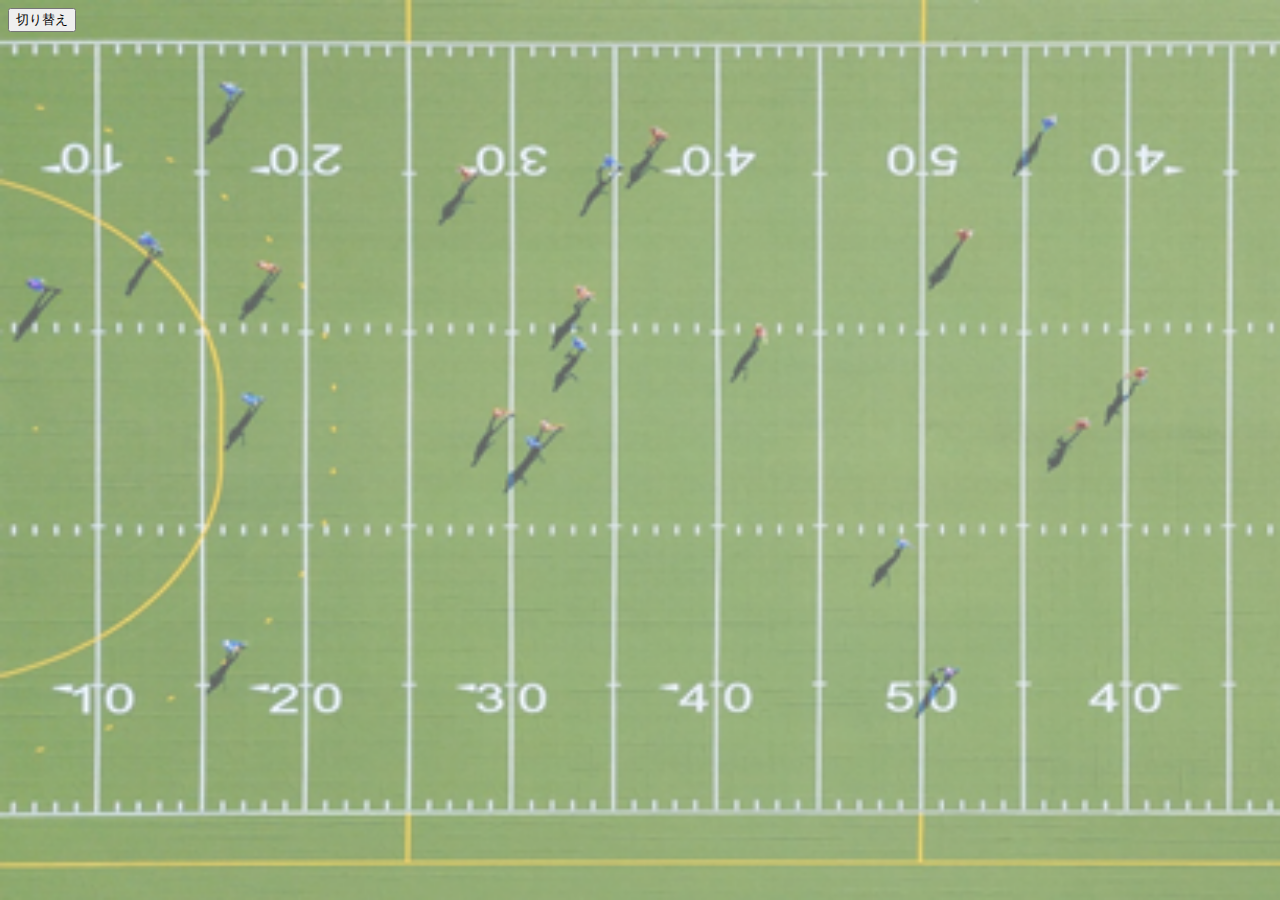
<file: app/templates/balloon.html>
<!DOCTYPE html>
<html lang="ja">
<head>
    <title>

    </title>
    <meta charset="utf-8"/>
    <meta name="viewport" content="width=device-width,initial-scale=1"> <!-- モバイル最適化 -->
    <link rel="stylesheet" type="text/css" href="../static/css/static.css" id="originstyle">

</head>
<body>
    <input type="button" value="切り替え" onclick="changeStyle('../static/css/afterballoon.css');" />
    <script language="javascript" type="text/javascript">
    var changeStyle = function(url) {
    var linkstyle = document.getElementById('originstyle');
    linkstyle.href = url;
    };

    </script>
</body>
</html>
</file>
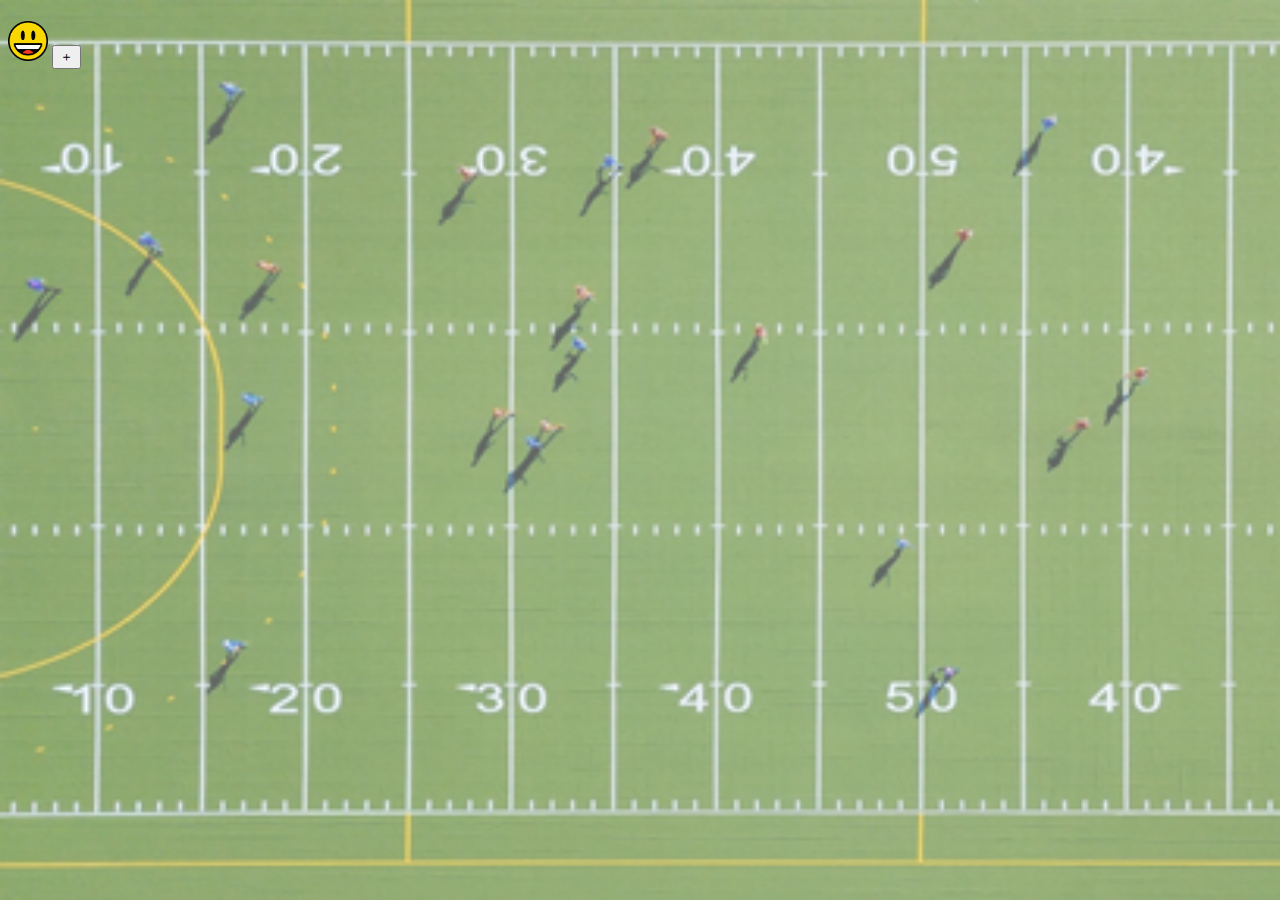
<file: app/templates/game.html>
<!DOCTYPE html>
<html lang="ja">
<head>
    <title>

    </title>
    <meta charset="utf-8"/>
    <meta name="viewport" content="width=device-width,initial-scale=1">
    <link rel="stylesheet" type="text/css" href="../static/css/static.css" id="originstyle">
</head>
<body>
    <h1></h1>
    <!-- コンテンツ書く-->
    <!-- 絵文字の選択 -->
    <img src="../static/images/niconico.png" onclick="emoji_selected()" width="40" height="40">
    <!-- 絵文字押したら絵文字選択画面 -->

    <img src="../static/css/touchdown.png" onclick="touch()" id="id_touch" width="100" height="50">
    <img src="../static/css/niceplay.png" onclick="nice()" id="id_nice" width="100" height="75">
    <img src="../static/css/fight.png" onclick="fight()" id="id_fight" width="100" height="75">

    <img src="../static/css/touchdown_avatar.png" id="img_touchdown" width="150" height="200"/>
    <img src="../static/css/niceplay_avatar.png" id="img_niceplay" width="150" height="200"/>
    <img src="../static/css/fight_avatar.png" id="img_fighting" width="150" height="200"/>

    <script language="javascript" type="text/javascript">
    // 画像
    var img_touch = document.getElementById("img_touchdown");
    var img_nice = document.getElementById("img_niceplay");
    var img_fight = document.getElementById("img_fighting");

    // ボタン
    var btn_touch = document.getElementById("id_touch");
    var btn_nice = document.getElementById("id_nice");
    var btn_fight = document.getElementById("id_fight");

    img_touch.style.display = "none";
    img_nice.style.display = "none";
    img_fight.style.display = "none";

    btn_touch.style.display = "none";
    btn_nice.style.display = "none";
    btn_fight.style.display = "none";

    function emoji_selected() {

        if (btn_touch.style.display == "none") {
            btn_touch.style.display = "block";
            btn_nice.style.display = "block";
            btn_fight.style.display = "block";
        } else {
            btn_touch.style.display = "none";
            btn_nice.style.display = "none";
            btn_fight.style.display = "none";
        }

    }

    function touch() {

        if (img_touch.style.display == "none") {
            img_touch.style.display = "block";
        } else {
            img_touch.style.display = "none";
        }

    }

    function nice() {

        if (img_nice.style.display == "none") {
            img_nice.style.display = "block";
        } else {
            img_nice.style.display = "none";
        }

    }

    function fight() {

        if (img_fight.style.display == "none") {
            img_fight.style.display = "block";
        } else {
            img_fight.style.display = "none";
        }

    }

    </script>

    <!-- 風船 -->
    <button onclick="ending()">＋</button>
    <input type="button" value="風船" onclick="changeStyle('../static/css/afterballoon.css');" id="balloon"/>
    <script language="javascript" type="text/javascript">

    var showBalloon = document.getElementById('balloon');
    showBalloon.style.display = "none";

    function ending() {

        if (showBalloon.style.display == "none") {
            showBalloon.style.display = "block";
        } else {
            showBalloon.style.display = "none";
        }

    }

    var changeStyle = function(url) {
    var linkstyle = document.getElementById('originstyle');
    linkstyle.href = url;
    };

    </script>

</body>
</html>
</file>
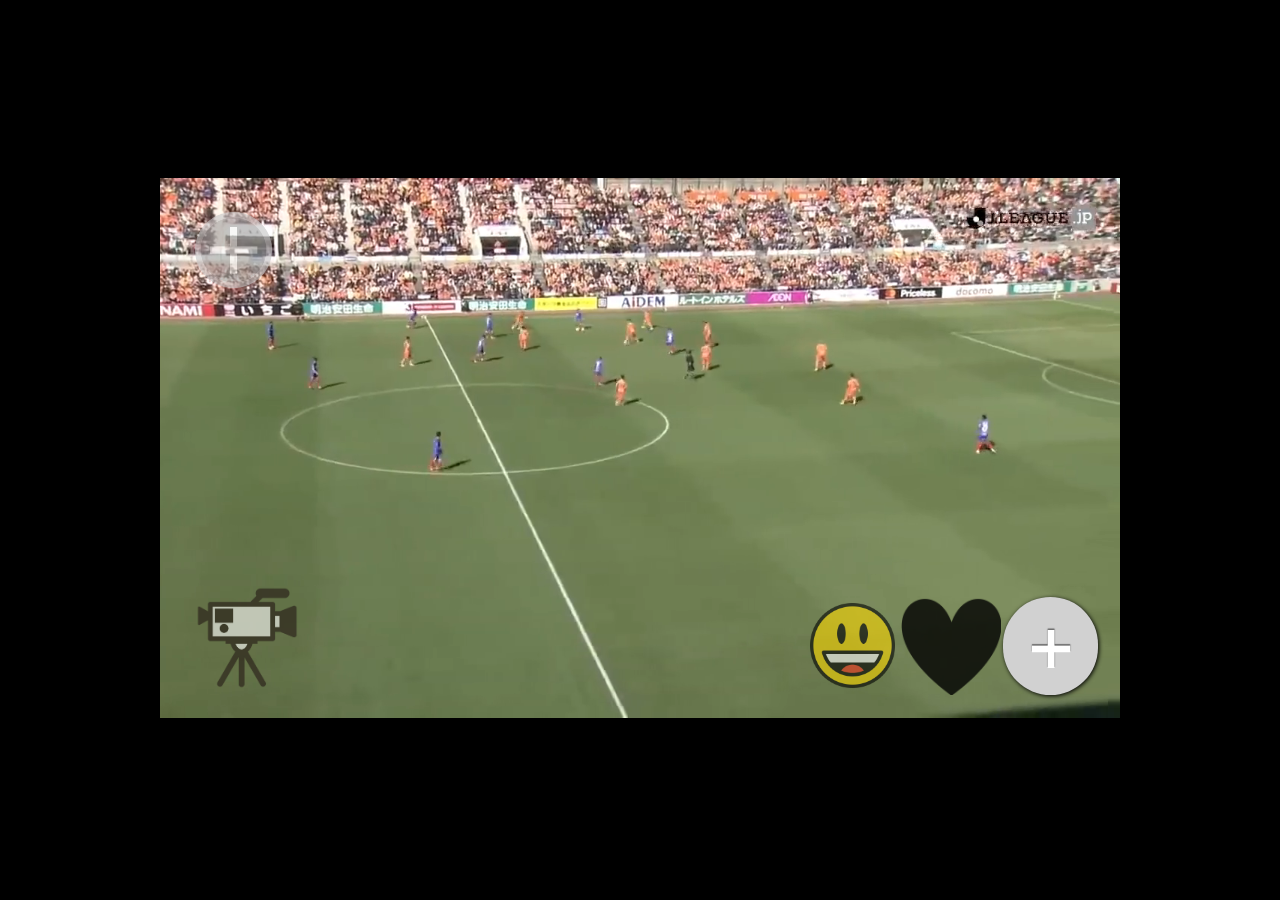
<file: app/templates/main.html>
<!DOCTYPE html>
<html lang="ja">
<head>
    <title>

    </title>
    <meta charset="utf-8"/>
    <meta name="viewport" content="width=device-width,initial-scale=1">
    <link rel="stylesheet" type="text/css" href="../static/css/main.css">
</head>
<body>
    <h1></h1>
    <!-- コンテンツ書く autoplayはmutedじゃないと自動再生されない -->

    <div class="main-box">
        <video autoplay loop muted poster="../static/images/poster_1.png" id="bgvid">
            <source src="../static/soccer_1.mp4" type="video/mp4">
        </video>
        <div class="overlay">
            <img src="../static/images/niconico.png" id="niconico_btn" onclick="emoji_selected()">
            <img src="../static/images/heart_default.png" id="heart_btn" onclick="click_heart()">
            <!--風船連打および観戦終了ボタン出すための部分-->
            <button onclick="ending()" id="expand_button">＋</button>
            <div class="balloonAndResultButton">
                <img src="../static/images/balloon_icon.png" onclick="changeStyle('../static/css/afterballoon.css');" id="id_balloon"/>
                <button onclick="location.href='/result'" id="id_finish" class="other_button">観戦 <br> 終了</button>
                <script language="javascript" type="text/javascript">
                    var showBalloon = document.getElementById('id_balloon');
                    var showFinish = document.getElementById('id_finish');
                    showBalloon.style.display = "none";
                    showFinish.style.display = "none";
                    function ending() {
                        if (showBalloon.style.display == "none") {
                            showBalloon.style.display = "block";
                            showFinish.style.display = "block";
                        } else {
                            showBalloon.style.display = "none";
                            showFinish.style.display = "none";
                        }
                    }
                </script>
            </div>

            <!--https://codepen.io/donovanh/pen/dYqxNb-->
            <div class="stampActionButton">
                <img src="../static/images/popup.png" id="id_popup">
                <img src="../static/css/touchdown.png" onclick="click_touchdown()" id="id_touchdown">
                <img src="../static/css/niceplay.png" onclick="click_niceplay()" id="id_niceplay">
                <img src="../static/css/fight.png" onclick="click_fight()" id="id_fight">
            </div>
            <label id="id_heartPoint"></label>
        </div>
        <div class="changeSight">
            <img src="../static/images/camera.png" onclick="click_changeVideo()" id="camera_button">
        </div>
        <script language="javascript" type="text/javascript">
            var vid_src = new Array("../static/soccer_1.mp4","../static/soccer_2.mp4","../static/soccer_3.mp4","../static/soccer_4.mp4","../static/soccer_audience.mp4");
            var vid_poster = new Array("../static/images/poster_1.png","../static/images/poster_2.png","../static/images/poster_3.png","../static/images/poster_4.png","../static/images/poster_audience.png");
            var vid_num = 0;
            function click_changeVideo() {
                if (vid_num == 4) {
                    vid_num = 0;
                }
                else {
                    vid_num++;
                }
                document.getElementById("bgvid").poster = vid_poster[vid_num];
                document.getElementById("bgvid").src = vid_src[vid_num];
            }
        </script>
        <div class="friendIcon">
            <img src="../static/images/add_icon.png" id="add_button" onclick="display_friends()">
            <img src="../static/images/friends_icon.png" id="img_friends" onclick="move_friendSight()">
            <div class="friendActionIcon">
                <img src="../static/css/touchdown.png" id="id_touchdown_icon">
                <img src="../static/css/niceplay.png" id="id_niceplay_icon">
                <img src="../static/css/fight.png" id="id_fight_icon">
            </div>
        </div>
    </div>

    <script language="javascript" type="text/javascript">

    var add_friends_icon = document.getElementById("add_button");
    var friends_icon = document.getElementById("img_friends");
    img_friends.style.display = "none";

    function display_friends() {
        add_friends_icon.style.display = "none"
        img_friends.style.display = "block"
    }
    function move_friendSight() {
        if (vid_num == 3) {
            // ここに線を引く処理書く
        }
        else {
            vid_num = 3;
            document.getElementById("bgvid").poster = vid_poster[vid_num];
            document.getElementById("bgvid").src = vid_src[vid_num];
        }
    }

    // ボタン
    var bgpopup = document.getElementById("id_popup");
    var btn_touchdown = document.getElementById("id_touchdown");
    var btn_niceplay = document.getElementById("id_niceplay");
    var btn_fight = document.getElementById("id_fight");
    var icon_touchdown = document.getElementById("id_touchdown_icon");
    var icon_niceplay = document.getElementById("id_niceplay_icon");
    var icon_fight = document.getElementById("id_fight_icon");
    bgpopup.style.display = "none";
    btn_touchdown.style.display = "none";
    btn_niceplay.style.display = "none";
    btn_fight.style.display = "none";
    icon_touchdown.style.display = "none";
    icon_niceplay.style.display = "none";
    icon_fight.style.display = "none";

    function emoji_selected() {
        if (btn_touchdown.style.display == "none") {
            bgpopup.style.display = "block";
            btn_touchdown.style.display = "block";
            btn_niceplay.style.display = "block";
            btn_fight.style.display = "block";
        } else {
            bgpopup.style.display = "none";
            btn_touchdown.style.display = "none";
            btn_niceplay.style.display = "none";
            btn_fight.style.display = "none";
        }
    }

    function click_touchdown() {
        icon_touchdown.style.display = "block";
        emoji_selected();
        timerId_1 = setTimeout(disable_icon1, 3000);
        function disable_icon1() {
            clearTimeout(timerId_1);
            icon_touchdown.style.display = "none";
        }
    }
    function click_niceplay() {
        icon_niceplay.style.display = "block";
        emoji_selected();
        timerId_2 = setTimeout(disable_icon2, 3000);
        function disable_icon2() {
            clearTimeout(timerId_2);
            icon_niceplay.style.display = "none";
        }
    }
    function click_fight() {
        icon_fight.style.display = "block";
        emoji_selected();
        timerId_3 = setTimeout(disable_icon3, 3000);
        function disable_icon3() {
            clearTimeout(timerId_3);
            icon_fight.style.display = "none";
        }
    }

    var point_counter = 0;
    var lbl_point = document.getElementById('id_heartPoint');
    lbl_point.style.display = "none";
    var hbtn = document.getElementById('heart_btn');
    var btn_flag = 0;
    function click_heart() {
        if (btn_flag == 1) {
            disable_heart();
        }
        point_counter = 10 + Math.floor(Math.random()*10)*10;
        lbl_point.textContent = '+'+ String(point_counter);
        hbtn.src = "../static/images/heart.png"
        timerId_heart = setTimeout(disable_heart, 2000);
        lbl_point.style.display = "block";
        btn_flag = 1;
        function disable_heart() {
            clearTimeout(timerId_heart);
            lbl_point.style.display = "none";
            hbtn.src = "../static/images/heart_default.png"
            btn_flag = 0;
        }
    }

    var counter = 0;

    var changeStyle = function(url) {
        counter += Math.floor(Math.random()*10)

        if (counter > 100) {
            var linkstyle = document.getElementById('originstyle');
            linkstyle.href = url;
        }
    };

    </script>



</body>
</html>
</file>
<file: app/static/css/static.css>
body {
	background-image: url("game.png");
	background-size: cover;
  background-attachment: fixed;
  }
  
  body.home_page {
  background-image: url("mainPicture.png");
	background-size: cover;
  background-attachment: fixed;
  }
  
  .main_button {
  font:bold 32px Tahoma, Geneva, sans-serif;
font-style:normal;
color:#ffffff;
background:#398bf7;
border:0px solid #ffffff;
text-shadow:0px -1px 1px #222222;
box-shadow:4px 4px 5px #2b2b2b;
-moz-box-shadow:4px 4px 5px #2b2b2b;
-webkit-box-shadow:4px 4px 5px #2b2b2b;
border-radius:10px 10px 10px 10px;
-moz-border-radius:10px 10px 10px 10px;
-webkit-border-radius:10px 10px 10px 10px;
width:256px;
padding:24px 53px;
cursor:pointer;
margin: .5rem;
}
.main_button:hover{
    opacity: 0.8;
}
.main_button:active{
cursor:pointer;
position:relative;
top:2px;
  }
  
  .other_button {
  border: 2px solid #000;
  border-radius: 0;
  background: #fff;
  }
  
  .other_button:hover {
  color: #fff;
  background: #000;
  }
  
  .item {
  text-align: center;
  vertical-align: middle;
  }
</file>
<file: app/static/css/main.css>
html, body {
	margin: 0;
	background: #000;
}

.main-box {
    margin: 0;
    position: fixed;
    width: 75%;
    height: auto;
    left: 50%;
    top: 50%;
    transform: translateX(-50%) translateY(-50%);
}


video {
    position: relative;
    width: 100%;
    height: auto;
    z-index: -100;
    background-size: contain;
    background-repeat: no-repeat;
    transition: 1s opacity;
}
.stopfade {
   opacity: .5;
}

.overlay {
    display: flex;
    position: absolute;
    bottom: 5%;
    right: 2%;
    width: 31%;
    height: 18%;
}

.stampActionButton {
    display: flex;
    position: absolute;
    bottom: 150%;
    right: 46%;
    width: 160%;
    height: 140%;
}

#id_heartPoint {
    position: absolute;
    font:bold 40px Tahoma, Geneva, sans-serif;
    font-style:normal;
    bottom: 100%;
    right: 35%;
    width: 20%;
    height: auto;
    text-align: center;
    margin-top: 50px;
    animation-name: fade;
    animation-duration: 0.7s;
}
@keyframes fade{
  0%{
    opacity: 0;
  }
  100%{
    opacity: 1;
  }
}

#heart_btn {
    opacity: 0.8;
}
#heart_btn:hover {
  opacity: 1.0;
  cursor: pointer;
}
#heart_btn:active {
  position: relative;
  top: 4px;
}

#id_touchdown_icon {
    box-shadow: 3px 3px 4px;
}
#id_niceplay_icon {
    box-shadow: 3px 3px 4px;
}
#id_fight_icon {
    box-shadow: 3px 3px 4px;
}

#id_popup {
    position: relative;
    width: 135%;
    height: 140%;
}

#id_touchdown {
    position: absolute;
    width: 34%;
    height: auto;
    top: 25%;
    left: 2%;
    opacity: 0.6;
}
#id_touchdown:hover {
  opacity: 1.0;
  cursor: pointer;
}

#id_niceplay {
    position: absolute;
    width: 27%;
    height: auto;
    top: 20%;
    left: 38%;
    opacity: 0.6;
}
#id_niceplay:hover {
  opacity: 1.0;
  cursor: pointer;
}

#id_fight {
    position: absolute;
    width: 30%;
    height: auto;
    top: 20%;
    right: 3%;
    opacity: 0.6;
}
#id_fight:hover {
  opacity: 1.0;
  cursor: pointer;
}

.friendIcon {
    display: block;
    position: absolute;
    top: 5%;
    left: 3%;
    width: 8%;
    height: 50%;
}

.balloonAndResultButton {
    display: inline-flex;
    position: absolute;
    top: -65%;
    right: -3%;
    width: 41%;
    height: 57%;
}
#expand_button {
font:bold 70px Tahoma, Geneva, sans-serif;
font-style:normal;
color:#ffffff;
background:#d1d1d1;
border:0px solid #ffffff;
text-shadow:0px -1px 1px #222222;
box-shadow:1px 1px 4px #000000;
-moz-box-shadow:1px 1px 4px #000000;
-webkit-box-shadow:1px 1px 4px #000000;
border-radius:90px 90px 90px 90px;
-moz-border-radius:90px 90px 90px 90px;
-webkit-border-radius:90px 90px 90px 90px;
width:32%;
cursor:pointer;
margin:0 auto;
}
#expand_button:active {
cursor:pointer;
position:relative;
top:2px;
}

.changeSight {
    display: flex;
    position: absolute;
    bottom: 3%;
    left: 2%;
    width: 12%;
    height: 24%;
}

.friendActionIcon {
    display: flex;
    position: absolute;
    top: -5%;
    left: 110%;
    width: 160%;
    height: 30%;
}

#add_button {
  position: absolute;
  padding: .4rem;
  border: none;
  margin: 0 auto;
  opacity: 0.6;
  width: 100%;
}
#add_button:hover {
  opacity: 1.0;
  cursor: pointer;
}
#add_button:active {
  position: relative;
  top: 4px;
}

#img_friends {
  position: absolute;
  padding: .4rem;
  border: none;
  margin: 0 auto;
  opacity: 1.0;
  width: 100%;
  cursor: pointer;
}

#niconico_btn {
  position: static;
  padding: .4rem;
  border: none;
  opacity: 0.6;
}
#niconico_btn:hover {
  opacity: 1.0;
  cursor: pointer;
}
#niconico_btn:active {
  position: relative;
  top: 5px;
}

#id_finish {
font:bold 25px Tahoma, Geneva, sans-serif;
font-style:normal;
color:#ffffff;
background:#1568db;
border:0px solid #ffffff;
text-shadow:0px -1px 1px #222222;
box-shadow:px 0px 0px #000000;
-moz-box-shadow:px 0px 0px #000000;
-webkit-box-shadow:px 0px 0px #000000;
border-radius:10px 10px 10px 10px;
-moz-border-radius:10px 10px 10px 10px;
-webkit-border-radius:10px 10px 10px 10px;
width:44%;
cursor:pointer;
margin:0 auto;
}
#id_finish:active{
cursor:pointer;
position:relative;
top:2px;
}




#camera_button {
  position: static;
  padding: .4rem;
  border: none;
  margin: 0 auto;
  opacity: 0.6;
}
#camera_button:hover {
  opacity: 1.0;
  cursor: pointer;
}
#camera_button:active {
  position: relative;
  top: 5px;
}


/*
#heart_btn {
  width: 100%;
  height: 100%;
  background: url(https://cssanimation.rocks/images/posts/steps/heart.png) no-repeat;
  background-position: 0 0;
  cursor: pointer;
  animation: fave-heart 1s steps(28);
}
#heart_btn:active {
  background-position: -2800px 0;
  transition: background 1s steps(28);
}
@keyframes fave-heart {
  0% {
    background-position: 0 0;
  }
  100% {
    background-position: -2800px 0;
  }
}
*/

/*
#sight_button {
  position: fixed;
  padding: .4rem;
  border: none;
  margin: 0 auto;
  font-size: 1.3rem;
  background: rgba(0,120,120,0.83);
  color: #fff;
  border-radius: 3px;
  cursor: pointer;
  transition: .3s background;
}
#sight_button button:hover {
   background: rgba(0,0,0,0.5);
}
*/
</file>
